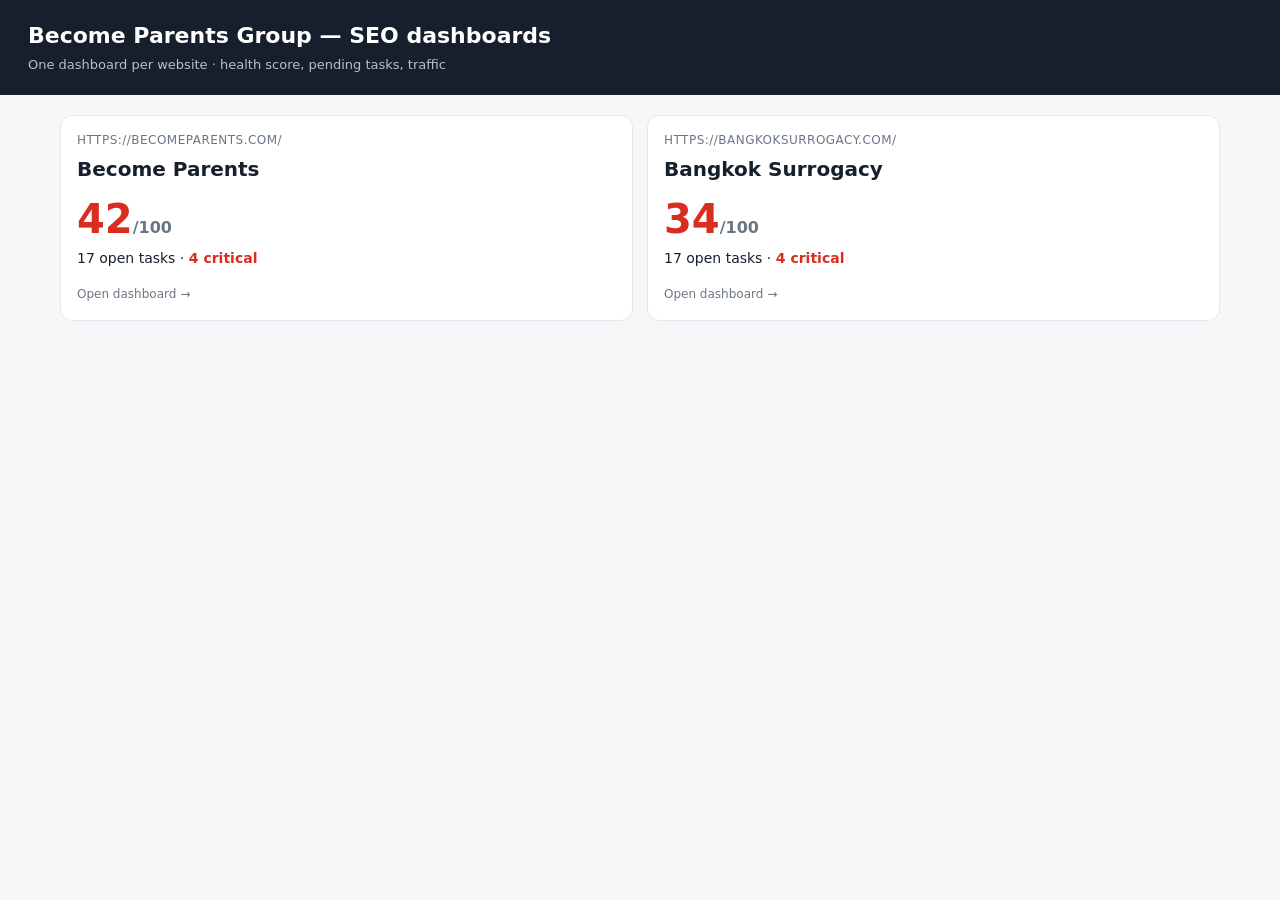
<file: index.html>
<!DOCTYPE html>
<html lang="en"><head><meta charset="utf-8"><meta name="viewport" content="width=device-width,initial-scale=1">
<meta name="robots" content="noindex,nofollow"><title>Become Parents Group · SEO dashboards</title>
<link rel="stylesheet" href="assets/dashboard.css"></head>
<body>
<header><div><h1>Become Parents Group — SEO dashboards</h1><div class="sub">One dashboard per website · health score, pending tasks, traffic</div></div></header>
<main><div class="grid sites" id="sites"></div></main>
<script>
const SITES=["becomeparents","bangkoksurrogacy"];
(async()=>{const out=[];for(const s of SITES){try{
 const j=await (await fetch(s+"/site.json?t="+Date.now())).json();
 const csv=await (await fetch((u=>u+(u.includes("?")?"&":"?")+"t="+Date.now())(j.tasksCsvUrl||s+"/tasks.csv"))).text();
 const lines=csv.trim().split(/\n/).slice(1);const open=lines.filter(l=>!/,Done,/i.test(l)).length;const crit=lines.filter(l=>/,Critical,/.test(l)&&!/,Done,/i.test(l)).length;
 const h=Math.round(j.scores.reduce((a,x)=>a+x.score*x.weight,0)/j.scores.reduce((a,x)=>a+x.weight,0));
 out.push(`<div class="card site-card"><a href="${s}/"><div class="kpi"><div class="label">${j.url}</div></div><h2 style="font-size:20px;margin:6px 0">${j.name}</h2>
  <div class="big" style="color:${h>=75?'var(--ok)':h>=50?'var(--high)':'var(--crit)'}">${h}<span style="font-size:16px;color:var(--mute)">/100</span></div>
  <div class="hint">${open} open tasks · <b style="color:var(--crit)">${crit} critical</b></div><div class="foot">Open dashboard →</div></a></div>`);
}catch(e){out.push(`<div class="card">${s}: could not load (${e.message})</div>`)}}
document.getElementById("sites").innerHTML=out.join("")})();
</script></body></html>
</file>
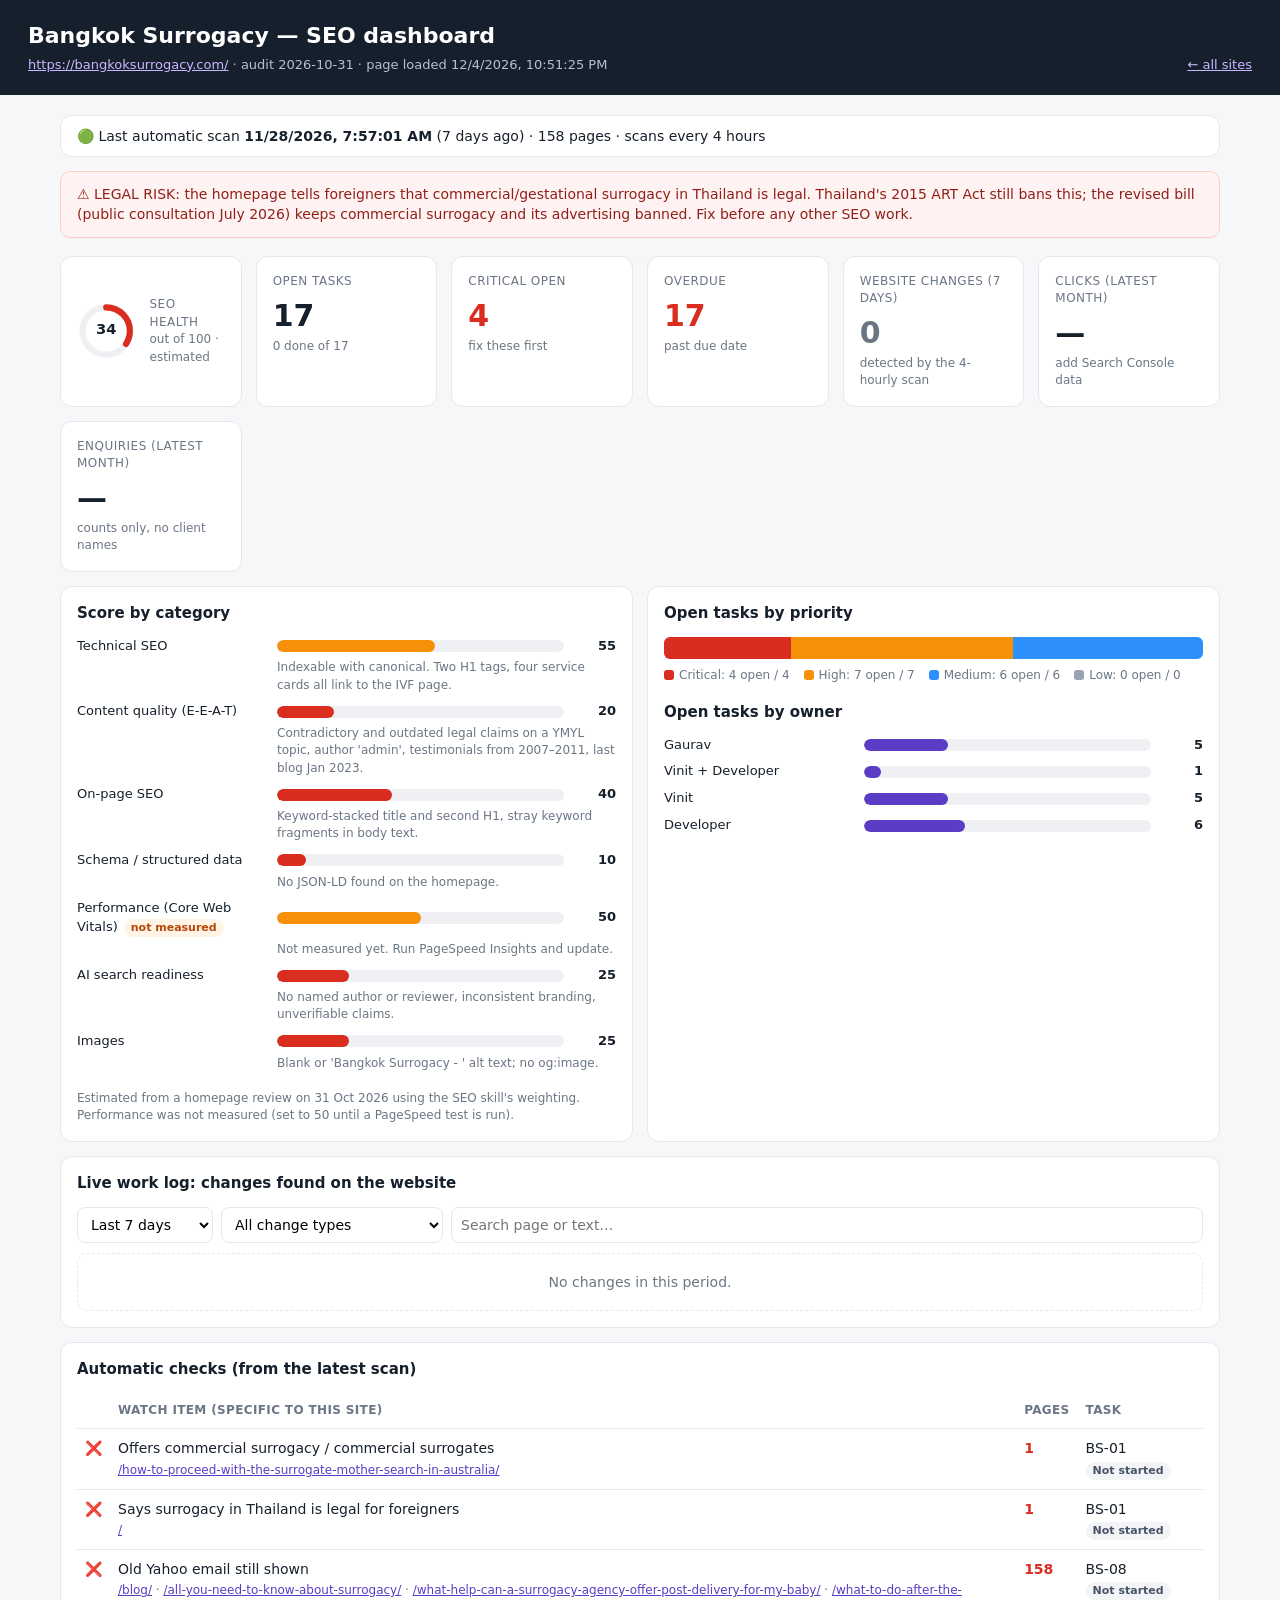
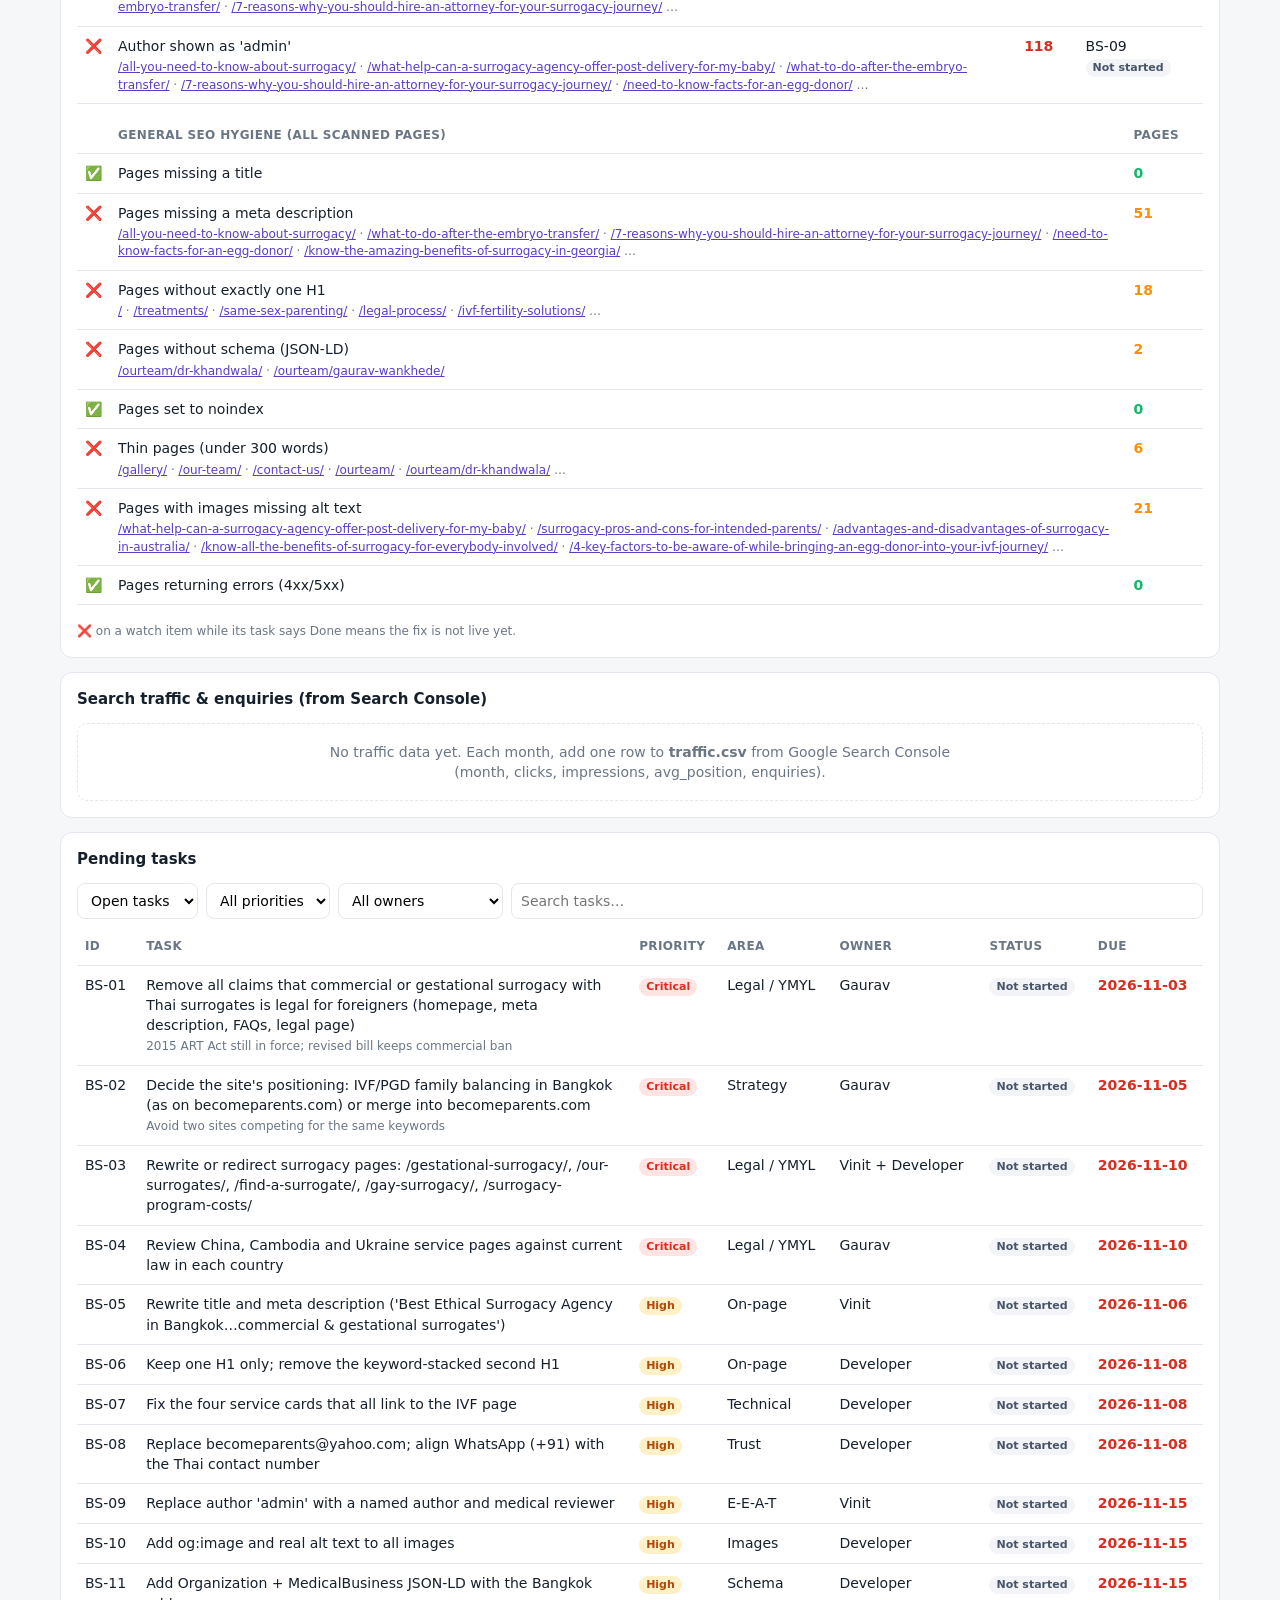
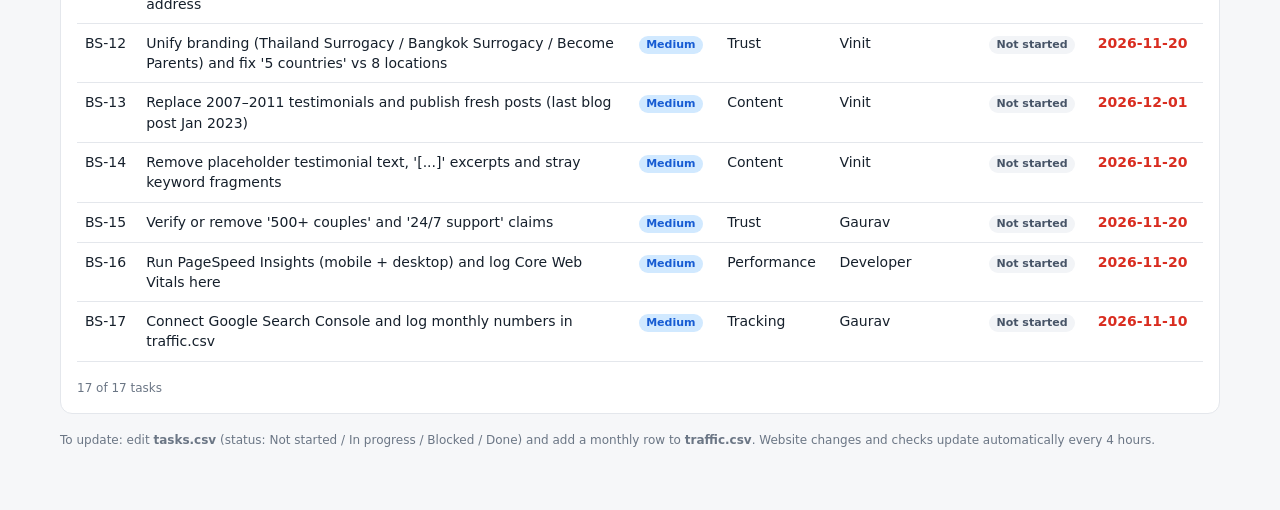
<file: bangkoksurrogacy/index.html>
<!DOCTYPE html>
<html lang="en"><head><meta charset="utf-8"><meta name="viewport" content="width=device-width,initial-scale=1">
<meta name="robots" content="noindex,nofollow"><title>SEO dashboard</title>
<link rel="stylesheet" href="../assets/dashboard.css"></head>
<body>
<header><div><h1 id="title">SEO dashboard</h1><div class="sub" id="sub"></div></div><div class="sub"><a href="../">← all sites</a></div></header>
<main>
  <div class="card" id="scan" style="margin-bottom:14px;padding:10px 16px"></div>
  <div id="alert"></div>
  <div class="grid kpis" id="kpis"></div>
  <div class="grid two">
    <div class="card"><h2>Score by category</h2><div id="scores"></div></div>
    <div class="card"><h2>Open tasks by priority</h2><div id="progress"></div></div>
  </div>
  <div class="card" style="margin-top:14px"><h2>Live work log: changes found on the website</h2>
    <div class="filters">
      <select id="lRange"><option value="1">Last 24 hours</option><option value="7" selected>Last 7 days</option><option value="30">Last 30 days</option><option value="0">All time</option></select>
      <select id="lType"></select><input id="lQ" placeholder="Search page or text…">
    </div><div id="log"></div></div>
  <div class="card" style="margin-top:14px"><h2>Automatic checks (from the latest scan)</h2><div id="checks"></div></div>
  <div class="card" style="margin-top:14px"><h2>Search traffic &amp; enquiries (from Search Console)</h2><div id="traffic"></div></div>
  <div class="card" style="margin-top:14px"><h2>Pending tasks</h2>
    <div class="filters">
      <select id="fStatus"><option value="Open">Open tasks</option><option value="">All statuses</option><option>Not started</option><option>In progress</option><option>Blocked</option><option>Done</option></select>
      <select id="fPri"><option value="">All priorities</option><option>Critical</option><option>High</option><option>Medium</option><option>Low</option></select>
      <select id="fOwner"></select>
      <input id="fQ" placeholder="Search tasks…">
    </div>
    <table><thead><tr><th data-k="id">ID</th><th data-k="task">Task</th><th data-k="priority">Priority</th><th data-k="category">Area</th><th data-k="owner">Owner</th><th data-k="status">Status</th><th data-k="due">Due</th></tr></thead><tbody id="tbody"></tbody></table>
    <div class="foot" id="count"></div>
  </div>
  <div class="foot">To update: edit <b>tasks.csv</b> (status: Not started / In progress / Blocked / Done) and add a monthly row to <b>traffic.csv</b>. Website changes and checks update automatically every 4 hours.</div>
</main>
<script src="../assets/dashboard.js"></script>
</body></html>
</file>
<file: assets/dashboard.css>
:root{--bg:#f6f7f9;--card:#fff;--ink:#16202c;--mute:#6b7685;--line:#e4e7ec;--crit:#d92d20;--high:#f79009;--med:#2e90fa;--low:#98a2b3;--ok:#12b76a;--brand:#5b3cc4}
*{box-sizing:border-box}
body{margin:0;font-family:Inter,system-ui,-apple-system,Segoe UI,Roboto,sans-serif;background:var(--bg);color:var(--ink);font-size:14px;line-height:1.45}
a{color:var(--brand)}
header{background:var(--ink);color:#fff;padding:20px 28px;display:flex;justify-content:space-between;align-items:flex-end;flex-wrap:wrap;gap:12px}
header h1{margin:0;font-size:22px;font-weight:650}
header .sub{color:#b8c0cc;font-size:13px;margin-top:4px}
header a{color:#c9b8ff}
main{max-width:1200px;margin:0 auto;padding:20px 20px 60px}
.alert{background:#fef3f2;border:1px solid #fecdca;color:#912018;border-radius:10px;padding:12px 16px;margin-bottom:18px;font-weight:500}
.grid{display:grid;gap:14px}
.kpis{grid-template-columns:repeat(auto-fit,minmax(170px,1fr));margin-bottom:14px}
.card{background:var(--card);border:1px solid var(--line);border-radius:12px;padding:16px}
.card h2{margin:0 0 12px;font-size:15px;font-weight:650}
.kpi .label{color:var(--mute);font-size:12px;text-transform:uppercase;letter-spacing:.04em}
.kpi .val{font-size:30px;font-weight:700;margin-top:4px}
.kpi .hint{color:var(--mute);font-size:12px}
.two{grid-template-columns:1fr 1fr}
@media(max-width:860px){.two{grid-template-columns:1fr}}
.bar{display:grid;grid-template-columns:190px 1fr 42px;align-items:center;gap:10px;margin:8px 0}
.bar .track{background:#eef0f3;border-radius:6px;height:12px;overflow:hidden}
.bar .fill{height:100%;border-radius:6px}
.bar .name{font-size:13px}
.bar .num{text-align:right;font-weight:600;font-size:13px}
.tag{display:inline-block;font-size:11px;padding:1px 7px;border-radius:999px;font-weight:600;white-space:nowrap}
.tag.Critical{background:#fee4e2;color:var(--crit)}.tag.High{background:#fef0c7;color:#b54708}.tag.Medium{background:#d1e9ff;color:#175cd3}.tag.Low{background:#f2f4f7;color:#475467}
.tag.st-Done{background:#d1fadf;color:#027a48}.tag.st-In-progress{background:#e0eaff;color:#3538cd}.tag.st-Not-started{background:#f2f4f7;color:#475467}.tag.st-Blocked{background:#fee4e2;color:var(--crit)}
.tag.nm{background:#fff4e5;color:#b54708;margin-left:6px}
.stack{display:flex;height:22px;border-radius:6px;overflow:hidden;background:#eef0f3}
.stack div{height:100%}
.legend{display:flex;gap:14px;flex-wrap:wrap;margin-top:8px;font-size:12px;color:var(--mute)}
.legend i{display:inline-block;width:10px;height:10px;border-radius:3px;margin-right:5px;vertical-align:-1px}
.filters{display:flex;gap:8px;flex-wrap:wrap;margin-bottom:10px}
.filters select,.filters input{border:1px solid var(--line);border-radius:8px;padding:7px 9px;font:inherit;background:#fff}
.filters input{flex:1;min-width:180px}
table{width:100%;border-collapse:collapse}
th,td{text-align:left;padding:9px 8px;border-bottom:1px solid var(--line);vertical-align:top}
th{font-size:12px;color:var(--mute);font-weight:600;text-transform:uppercase;letter-spacing:.03em;cursor:pointer;user-select:none}
td.task{max-width:460px}
td .notes{color:var(--mute);font-size:12px;margin-top:3px}
tr.overdue td.due{color:var(--crit);font-weight:600}
tr.done td.task{color:var(--mute);text-decoration:line-through}
.empty{color:var(--mute);padding:18px;text-align:center;border:1px dashed var(--line);border-radius:10px}
.gauge{display:flex;align-items:center;gap:14px}
.foot{color:var(--mute);font-size:12px;margin-top:18px}
.why{color:var(--mute);font-size:12px;margin:-4px 0 6px 200px}
@media(max-width:600px){.bar{grid-template-columns:120px 1fr 36px}.why{margin-left:0}}
.sites{grid-template-columns:repeat(auto-fit,minmax(280px,1fr))}
.site-card a{text-decoration:none;color:inherit;display:block}
.site-card .big{font-size:40px;font-weight:700}
</file>
